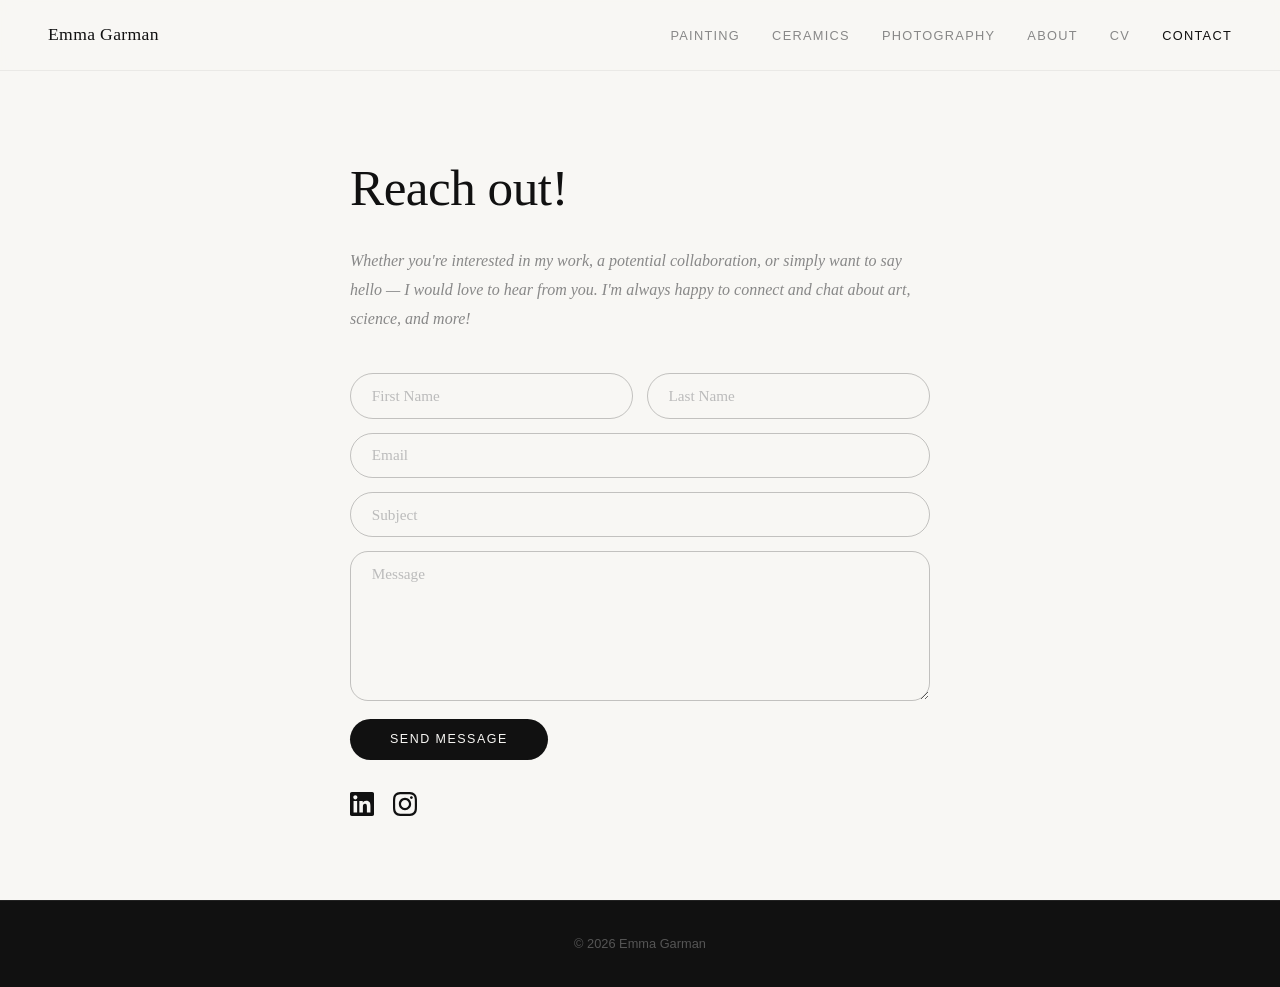
<file: contact.html>
<!DOCTYPE html>
<html lang="en">
<head>
  <meta charset="UTF-8" />
  <meta name="viewport" content="width=device-width, initial-scale=1.0" />
  <title>Contact — Emma Garman</title>
  <link rel="stylesheet" href="style.css?v=1784839357" />
</head>
<body>

  <!-- Navigation -->
  <nav class="nav fade-in">
    <a class="nav-name" href="index.html">Emma Garman</a>
    <ul class="nav-links">
      <li><a href="painting.html">Painting</a></li>
      <li><a href="ceramics.html">Ceramics</a></li>
      <li><a href="photography.html">Photography</a></li>
      <li><a href="index.html#about">About</a></li>
      <li><a href="emma-garman-cv.pdf" target="_blank">CV</a></li>
      <li><a href="contact.html" class="active">Contact</a></li>
    </ul>
  </nav>

  <!-- Contact Section -->
  <section class="contact-full-page">
    <div class="contact-form-wrap fade-in">

      <h1 class="contact-heading">Reach out!</h1>
      <p class="contact-blurb">Whether you're interested in my work, a potential collaboration, or simply want to say hello — I would love to hear from you. I'm always happy to connect and chat about art, science, and more!</p>

      <form class="contact-form" action="https://formsubmit.co/emmagarman1@gmail.com" method="POST">
        <input type="hidden" name="_captcha" value="false" />
        <input type="hidden" name="_subject" value="New message from your portfolio!" />

        <div class="form-row">
          <input type="text" name="first_name" placeholder="First Name" required />
          <input type="text" name="last_name" placeholder="Last Name" required />
        </div>
        <input type="email" name="email" placeholder="Email" required />
        <input type="text" name="subject" placeholder="Subject" required />
        <textarea name="message" placeholder="Message" rows="6" required></textarea>
        <button type="submit" class="form-submit">Send Message</button>
      </form>

      <div class="contact-socials">
        <a href="https://www.linkedin.com/in/emma-garman-07424a26b/" target="_blank" class="social-icon" aria-label="LinkedIn">
          <svg xmlns="http://www.w3.org/2000/svg" viewBox="0 0 24 24" fill="currentColor">
            <path d="M20.447 20.452h-3.554v-5.569c0-1.328-.027-3.037-1.852-3.037-1.853 0-2.136 1.445-2.136 2.939v5.667H9.351V9h3.414v1.561h.046c.477-.9 1.637-1.85 3.37-1.85 3.601 0 4.267 2.37 4.267 5.455v6.286zM5.337 7.433c-1.144 0-2.063-.926-2.063-2.065 0-1.138.92-2.063 2.063-2.063 1.14 0 2.064.925 2.064 2.063 0 1.139-.925 2.065-2.064 2.065zm1.782 13.019H3.555V9h3.564v11.452zM22.225 0H1.771C.792 0 0 .774 0 1.729v20.542C0 23.227.792 24 1.771 24h20.451C23.2 24 24 23.227 24 22.271V1.729C24 .774 23.2 0 22.222 0h.003z"/>
          </svg>
        </a>
        <!-- Add your Instagram URL below -->
        <a href="#" target="_blank" class="social-icon" aria-label="Instagram">
          <svg xmlns="http://www.w3.org/2000/svg" viewBox="0 0 24 24" fill="currentColor">
            <path d="M12 2.163c3.204 0 3.584.012 4.85.07 3.252.148 4.771 1.691 4.919 4.919.058 1.265.069 1.645.069 4.849 0 3.205-.012 3.584-.069 4.849-.149 3.225-1.664 4.771-4.919 4.919-1.266.058-1.644.07-4.85.07-3.204 0-3.584-.012-4.849-.07-3.26-.149-4.771-1.699-4.919-4.92-.058-1.265-.07-1.644-.07-4.849 0-3.204.013-3.583.07-4.849.149-3.227 1.664-4.771 4.919-4.919 1.266-.057 1.645-.069 4.849-.069zm0-2.163c-3.259 0-3.667.014-4.947.072-4.358.2-6.78 2.618-6.98 6.98-.059 1.281-.073 1.689-.073 4.948 0 3.259.014 3.668.072 4.948.2 4.358 2.618 6.78 6.98 6.98 1.281.058 1.689.072 4.948.072 3.259 0 3.668-.014 4.948-.072 4.354-.2 6.782-2.618 6.979-6.98.059-1.28.073-1.689.073-4.948 0-3.259-.014-3.667-.072-4.947-.196-4.354-2.617-6.78-6.979-6.98-1.281-.059-1.69-.073-4.949-.073zm0 5.838c-3.403 0-6.162 2.759-6.162 6.162s2.759 6.163 6.162 6.163 6.162-2.759 6.162-6.163c0-3.403-2.759-6.162-6.162-6.162zm0 10.162c-2.209 0-4-1.79-4-4 0-2.209 1.791-4 4-4s4 1.791 4 4c0 2.21-1.791 4-4 4zm6.406-11.845c-.796 0-1.441.645-1.441 1.44s.645 1.44 1.441 1.44c.795 0 1.439-.645 1.439-1.44s-.644-1.44-1.439-1.44z"/>
          </svg>
        </a>
      </div>

    </div>
  </section>

  <!-- Footer -->
  <footer class="footer">
    <p>© 2026 Emma Garman</p>
  </footer>

  <script src="script.js"></script>
</body>
</html>
</file>
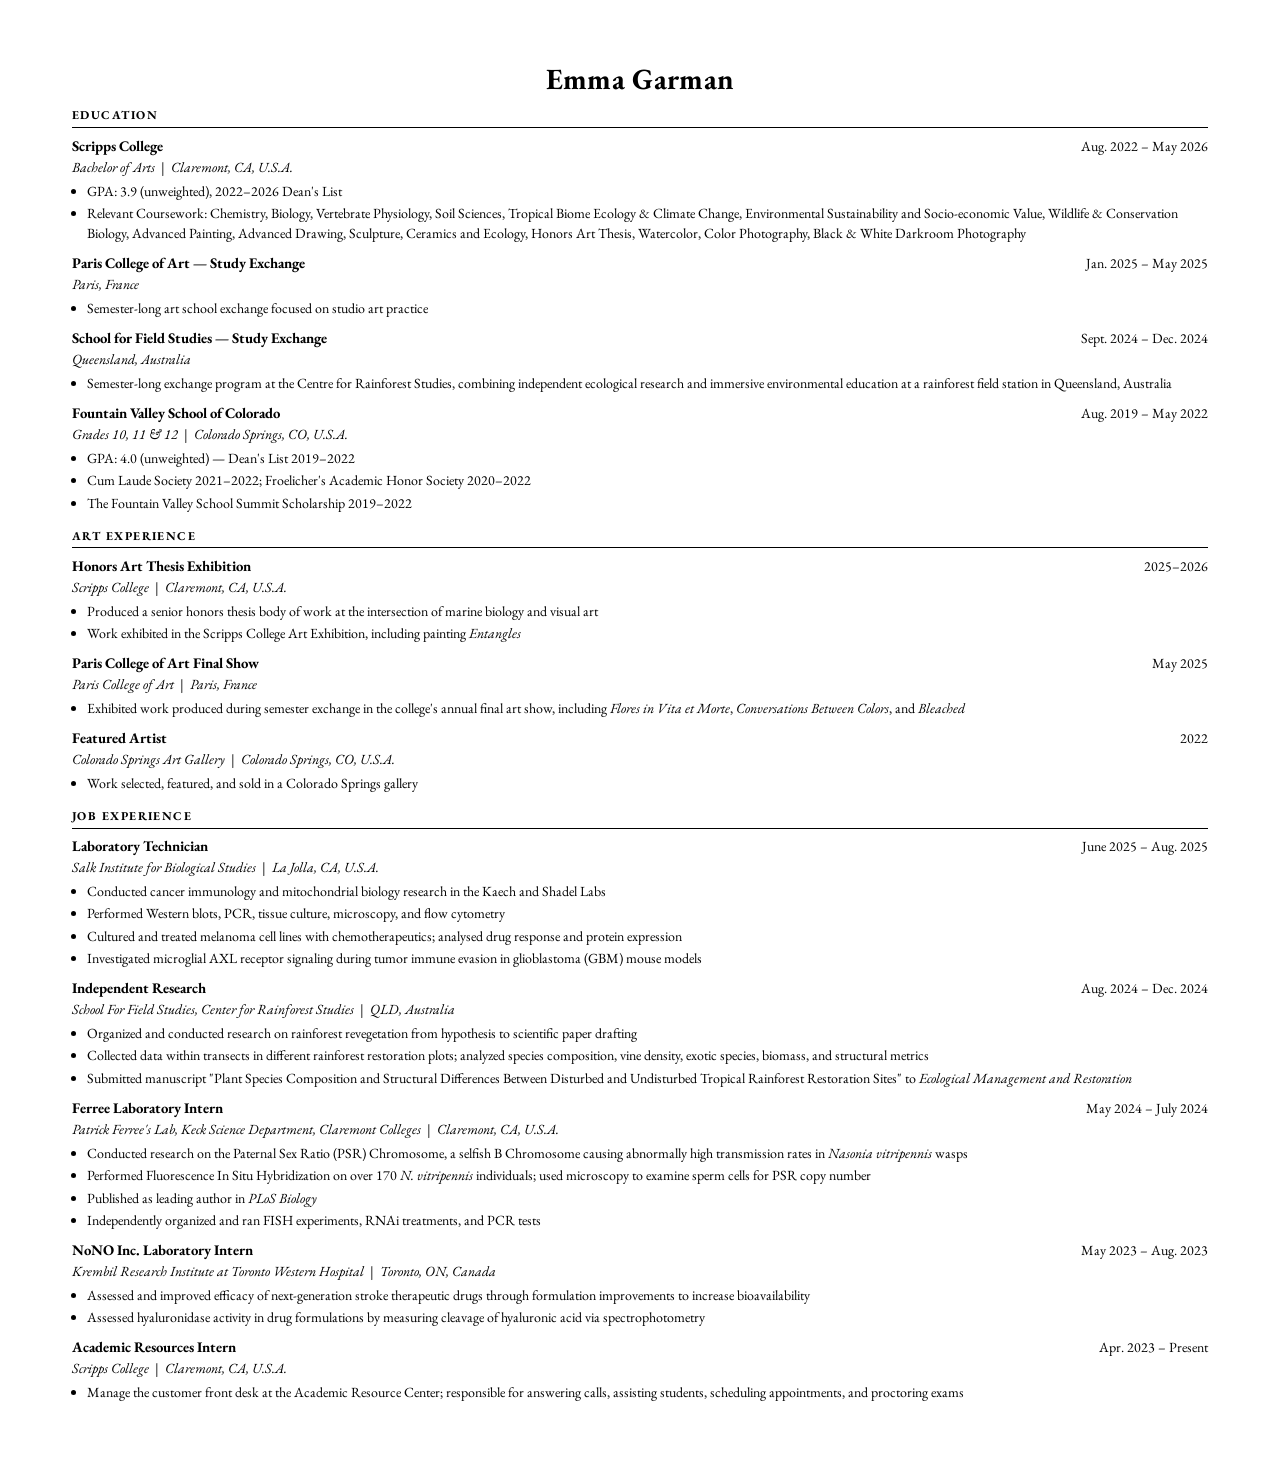
<file: resume-print.html>
<!DOCTYPE html>
<html lang="en">
<head>
  <meta charset="UTF-8" />
  <meta name="viewport" content="width=device-width, initial-scale=1.0" />
  <title>Emma Garman — CV</title>
  <link rel="preconnect" href="https://fonts.googleapis.com">
  <link href="https://fonts.googleapis.com/css2?family=EB+Garamond:ital,wght@0,400;0,700;1,400&display=swap" rel="stylesheet">
  <style>
    *, *::before, *::after { box-sizing: border-box; margin: 0; padding: 0; }

    body {
      font-family: 'EB Garamond', Garamond, serif;
      font-size: 11pt;
      line-height: 1.45;
      color: #000;
      background: #fff;
      padding: 0.6in 0.75in;
    }

    a { color: #000; text-decoration: none; }

    /* Header */
    .cv-name {
      font-size: 22pt;
      font-weight: 700;
      text-align: center;
      letter-spacing: 0.01em;
      margin-bottom: 0.25em;
      color: #000;
    }
    .cv-contact {
      text-align: center;
      font-size: 10pt;
      color: #000;
      margin-bottom: 1.2em;
    }

    /* Section headings */
    .cv-section {
      margin-bottom: 1em;
    }
    .cv-section-title {
      font-size: 9pt;
      font-weight: 700;
      text-transform: uppercase;
      letter-spacing: 0.12em;
      border-bottom: 1px solid #000;
      padding-bottom: 0.2em;
      margin-bottom: 0.55em;
      color: #000;
    }

    /* Entries */
    .cv-entry {
      margin-bottom: 0.6em;
      page-break-inside: avoid;
    }
    .cv-entry-header {
      display: flex;
      justify-content: space-between;
      align-items: baseline;
      gap: 1em;
    }
    .cv-entry-title {
      font-weight: 700;
      font-size: 11pt;
      color: #000;
    }
    .cv-entry-date {
      font-size: 10.5pt;
      color: #000;
      white-space: nowrap;
      flex-shrink: 0;
      text-align: right;
    }
    .cv-entry-sub {
      font-style: italic;
      font-size: 10.5pt;
      color: #000;
      margin-top: 0.05em;
    }
    ul.cv-bullets {
      margin-top: 0.25em;
      padding-left: 1.1em;
      font-size: 10.5pt;
      color: #000;
    }
    ul.cv-bullets li {
      margin-bottom: 0.15em;
    }
    ul.cv-bullets li:last-child {
      margin-bottom: 0;
    }
  </style>
</head>
<body>

  <div class="cv-name">Emma Garman</div>

  <!-- Education -->
  <div class="cv-section">
    <div class="cv-section-title">Education</div>

    <div class="cv-entry">
      <div class="cv-entry-header">
        <span class="cv-entry-title">Scripps College</span>
        <span class="cv-entry-date">Aug. 2022 – May 2026</span>
      </div>
      <div class="cv-entry-sub">Bachelor of Arts &nbsp;|&nbsp; Claremont, CA, U.S.A.</div>
      <ul class="cv-bullets">
        <li>GPA: 3.9 (unweighted), 2022–2026 Dean's List</li>
        <li>Relevant Coursework: Chemistry, Biology, Vertebrate Physiology, Soil Sciences, Tropical Biome Ecology &amp; Climate Change, Environmental Sustainability and Socio-economic Value, Wildlife &amp; Conservation Biology, Advanced Painting, Advanced Drawing, Sculpture, Ceramics and Ecology, Honors Art Thesis, Watercolor, Color Photography, Black &amp; White Darkroom Photography</li>
      </ul>
    </div>

    <div class="cv-entry">
      <div class="cv-entry-header">
        <span class="cv-entry-title">Paris College of Art — Study Exchange</span>
        <span class="cv-entry-date">Jan. 2025 – May 2025</span>
      </div>
      <div class="cv-entry-sub">Paris, France</div>
      <ul class="cv-bullets">
        <li>Semester-long art school exchange focused on studio art practice</li>
      </ul>
    </div>

    <div class="cv-entry">
      <div class="cv-entry-header">
        <span class="cv-entry-title">School for Field Studies — Study Exchange</span>
        <span class="cv-entry-date">Sept. 2024 – Dec. 2024</span>
      </div>
      <div class="cv-entry-sub">Queensland, Australia</div>
      <ul class="cv-bullets">
        <li>Semester-long exchange program at the Centre for Rainforest Studies, combining independent ecological research and immersive environmental education at a rainforest field station in Queensland, Australia</li>
      </ul>
    </div>

    <div class="cv-entry">
      <div class="cv-entry-header">
        <span class="cv-entry-title">Fountain Valley School of Colorado</span>
        <span class="cv-entry-date">Aug. 2019 – May 2022</span>
      </div>
      <div class="cv-entry-sub">Grades 10, 11 &amp; 12 &nbsp;|&nbsp; Colorado Springs, CO, U.S.A.</div>
      <ul class="cv-bullets">
        <li>GPA: 4.0 (unweighted) — Dean's List 2019–2022</li>
        <li>Cum Laude Society 2021–2022; Froelicher's Academic Honor Society 2020–2022</li>
        <li>The Fountain Valley School Summit Scholarship 2019–2022</li>
      </ul>
    </div>
  </div>

  <!-- Art Experience -->
  <div class="cv-section">
    <div class="cv-section-title">Art Experience</div>

    <div class="cv-entry">
      <div class="cv-entry-header">
        <span class="cv-entry-title">Honors Art Thesis Exhibition</span>
        <span class="cv-entry-date">2025–2026</span>
      </div>
      <div class="cv-entry-sub">Scripps College &nbsp;|&nbsp; Claremont, CA, U.S.A.</div>
      <ul class="cv-bullets">
        <li>Produced a senior honors thesis body of work at the intersection of marine biology and visual art</li>
        <li>Work exhibited in the Scripps College Art Exhibition, including painting <em>Entangles</em></li>
      </ul>
    </div>

    <div class="cv-entry">
      <div class="cv-entry-header">
        <span class="cv-entry-title">Paris College of Art Final Show</span>
        <span class="cv-entry-date">May 2025</span>
      </div>
      <div class="cv-entry-sub">Paris College of Art &nbsp;|&nbsp; Paris, France</div>
      <ul class="cv-bullets">
        <li>Exhibited work produced during semester exchange in the college's annual final art show, including <em>Flores in Vita et Morte</em>, <em>Conversations Between Colors</em>, and <em>Bleached</em></li>
      </ul>
    </div>

    <div class="cv-entry">
      <div class="cv-entry-header">
        <span class="cv-entry-title">Featured Artist</span>
        <span class="cv-entry-date">2022</span>
      </div>
      <div class="cv-entry-sub">Colorado Springs Art Gallery &nbsp;|&nbsp; Colorado Springs, CO, U.S.A.</div>
      <ul class="cv-bullets">
        <li>Work selected, featured, and sold in a Colorado Springs gallery</li>
      </ul>
    </div>
  </div>

  <!-- Job Experience -->
  <div class="cv-section">
    <div class="cv-section-title">Job Experience</div>

    <div class="cv-entry">
      <div class="cv-entry-header">
        <span class="cv-entry-title">Laboratory Technician</span>
        <span class="cv-entry-date">June 2025 – Aug. 2025</span>
      </div>
      <div class="cv-entry-sub">Salk Institute for Biological Studies &nbsp;|&nbsp; La Jolla, CA, U.S.A.</div>
      <ul class="cv-bullets">
        <li>Conducted cancer immunology and mitochondrial biology research in the Kaech and Shadel Labs</li>
        <li>Performed Western blots, PCR, tissue culture, microscopy, and flow cytometry</li>
        <li>Cultured and treated melanoma cell lines with chemotherapeutics; analysed drug response and protein expression</li>
        <li>Investigated microglial AXL receptor signaling during tumor immune evasion in glioblastoma (GBM) mouse models</li>
      </ul>
    </div>

    <div class="cv-entry">
      <div class="cv-entry-header">
        <span class="cv-entry-title">Independent Research</span>
        <span class="cv-entry-date">Aug. 2024 – Dec. 2024</span>
      </div>
      <div class="cv-entry-sub">School For Field Studies, Center for Rainforest Studies &nbsp;|&nbsp; QLD, Australia</div>
      <ul class="cv-bullets">
        <li>Organized and conducted research on rainforest revegetation from hypothesis to scientific paper drafting</li>
        <li>Collected data within transects in different rainforest restoration plots; analyzed species composition, vine density, exotic species, biomass, and structural metrics</li>
        <li>Submitted manuscript "Plant Species Composition and Structural Differences Between Disturbed and Undisturbed Tropical Rainforest Restoration Sites" to <em>Ecological Management and Restoration</em></li>
      </ul>
    </div>

    <div class="cv-entry">
      <div class="cv-entry-header">
        <span class="cv-entry-title">Ferree Laboratory Intern</span>
        <span class="cv-entry-date">May 2024 – July 2024</span>
      </div>
      <div class="cv-entry-sub">Patrick Ferree's Lab, Keck Science Department, Claremont Colleges &nbsp;|&nbsp; Claremont, CA, U.S.A.</div>
      <ul class="cv-bullets">
        <li>Conducted research on the Paternal Sex Ratio (PSR) Chromosome, a selfish B Chromosome causing abnormally high transmission rates in <em>Nasonia vitripennis</em> wasps</li>
        <li>Performed Fluorescence In Situ Hybridization on over 170 <em>N. vitripennis</em> individuals; used microscopy to examine sperm cells for PSR copy number</li>
        <li>Published as leading author in <em>PLoS Biology</em></li>
        <li>Independently organized and ran FISH experiments, RNAi treatments, and PCR tests</li>
      </ul>
    </div>

    <div class="cv-entry">
      <div class="cv-entry-header">
        <span class="cv-entry-title">NoNO Inc. Laboratory Intern</span>
        <span class="cv-entry-date">May 2023 – Aug. 2023</span>
      </div>
      <div class="cv-entry-sub">Krembil Research Institute at Toronto Western Hospital &nbsp;|&nbsp; Toronto, ON, Canada</div>
      <ul class="cv-bullets">
        <li>Assessed and improved efficacy of next-generation stroke therapeutic drugs through formulation improvements to increase bioavailability</li>
        <li>Assessed hyaluronidase activity in drug formulations by measuring cleavage of hyaluronic acid via spectrophotometry</li>
      </ul>
    </div>

    <div class="cv-entry">
      <div class="cv-entry-header">
        <span class="cv-entry-title">Academic Resources Intern</span>
        <span class="cv-entry-date">Apr. 2023 – Present</span>
      </div>
      <div class="cv-entry-sub">Scripps College &nbsp;|&nbsp; Claremont, CA, U.S.A.</div>
      <ul class="cv-bullets">
        <li>Manage the customer front desk at the Academic Resource Center; responsible for answering calls, assisting students, scheduling appointments, and proctoring exams</li>
      </ul>
    </div>
  </div>

</body>
</html>
</file>
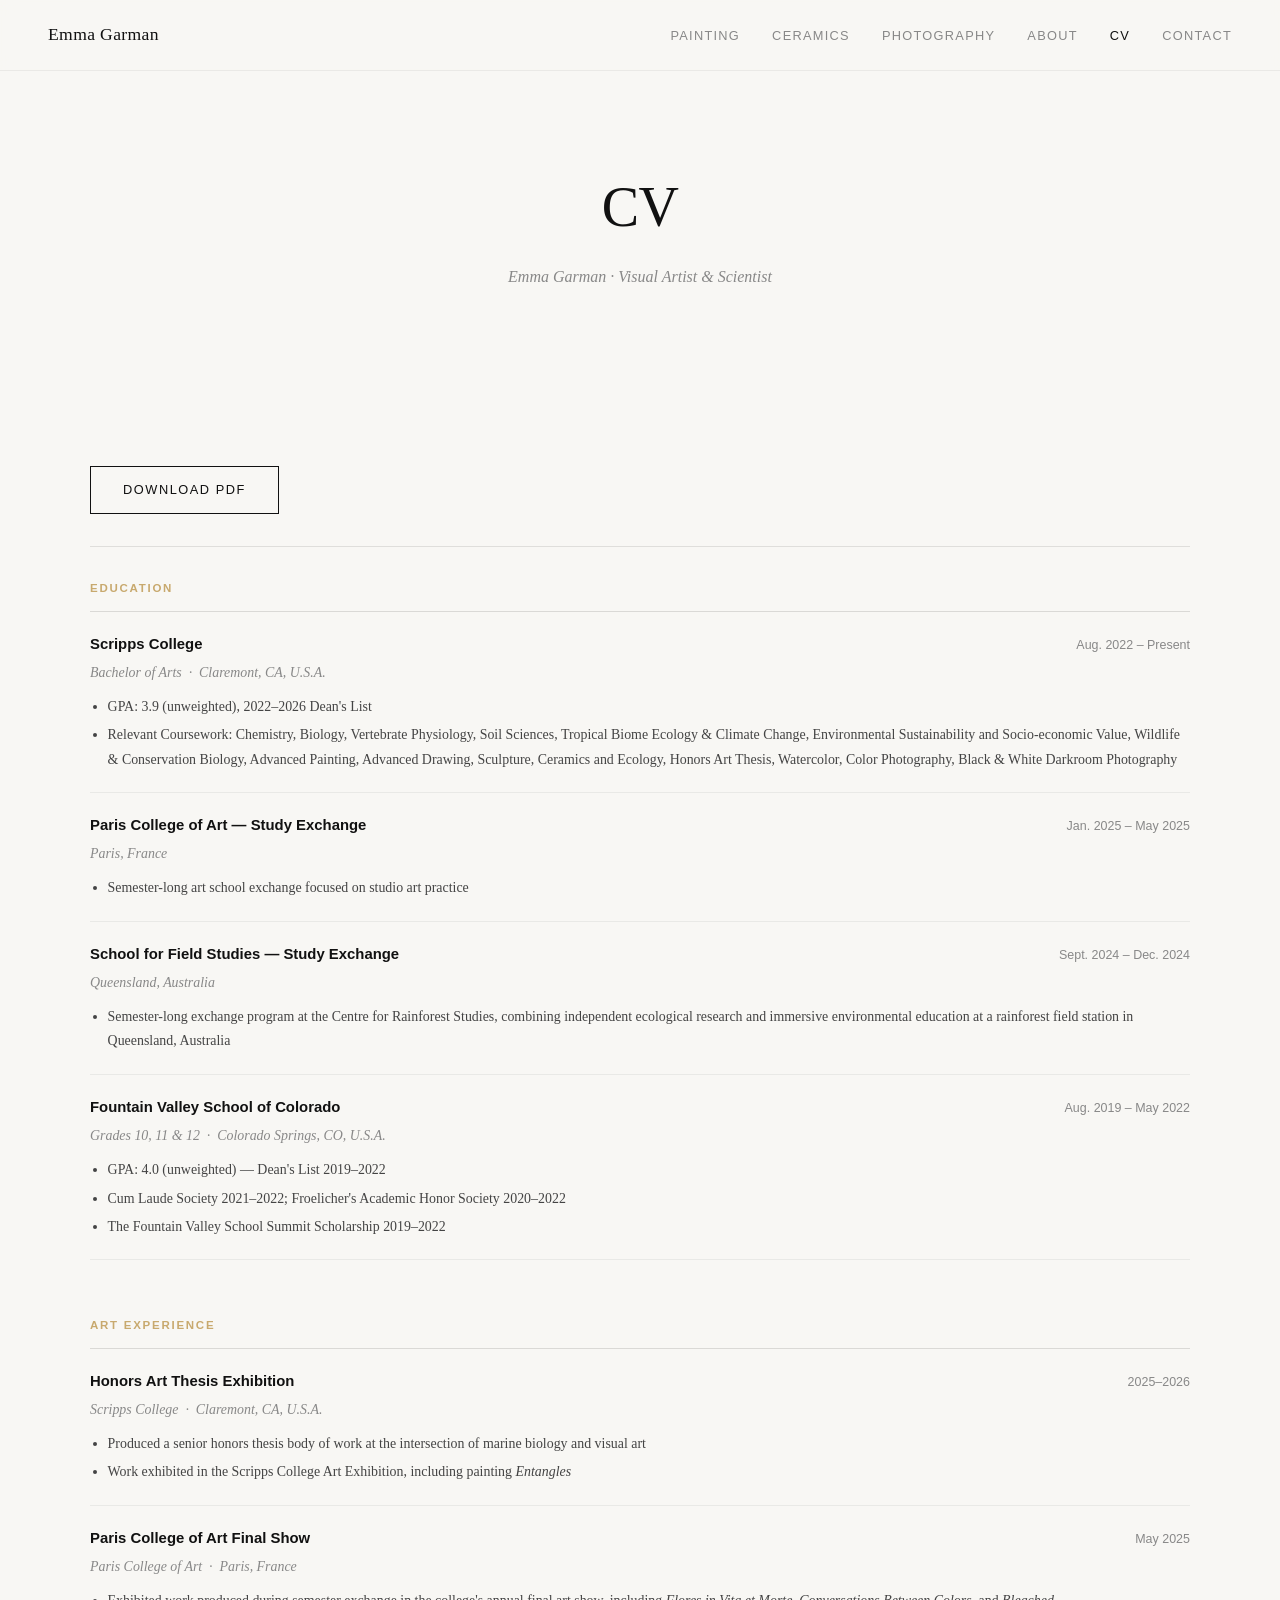
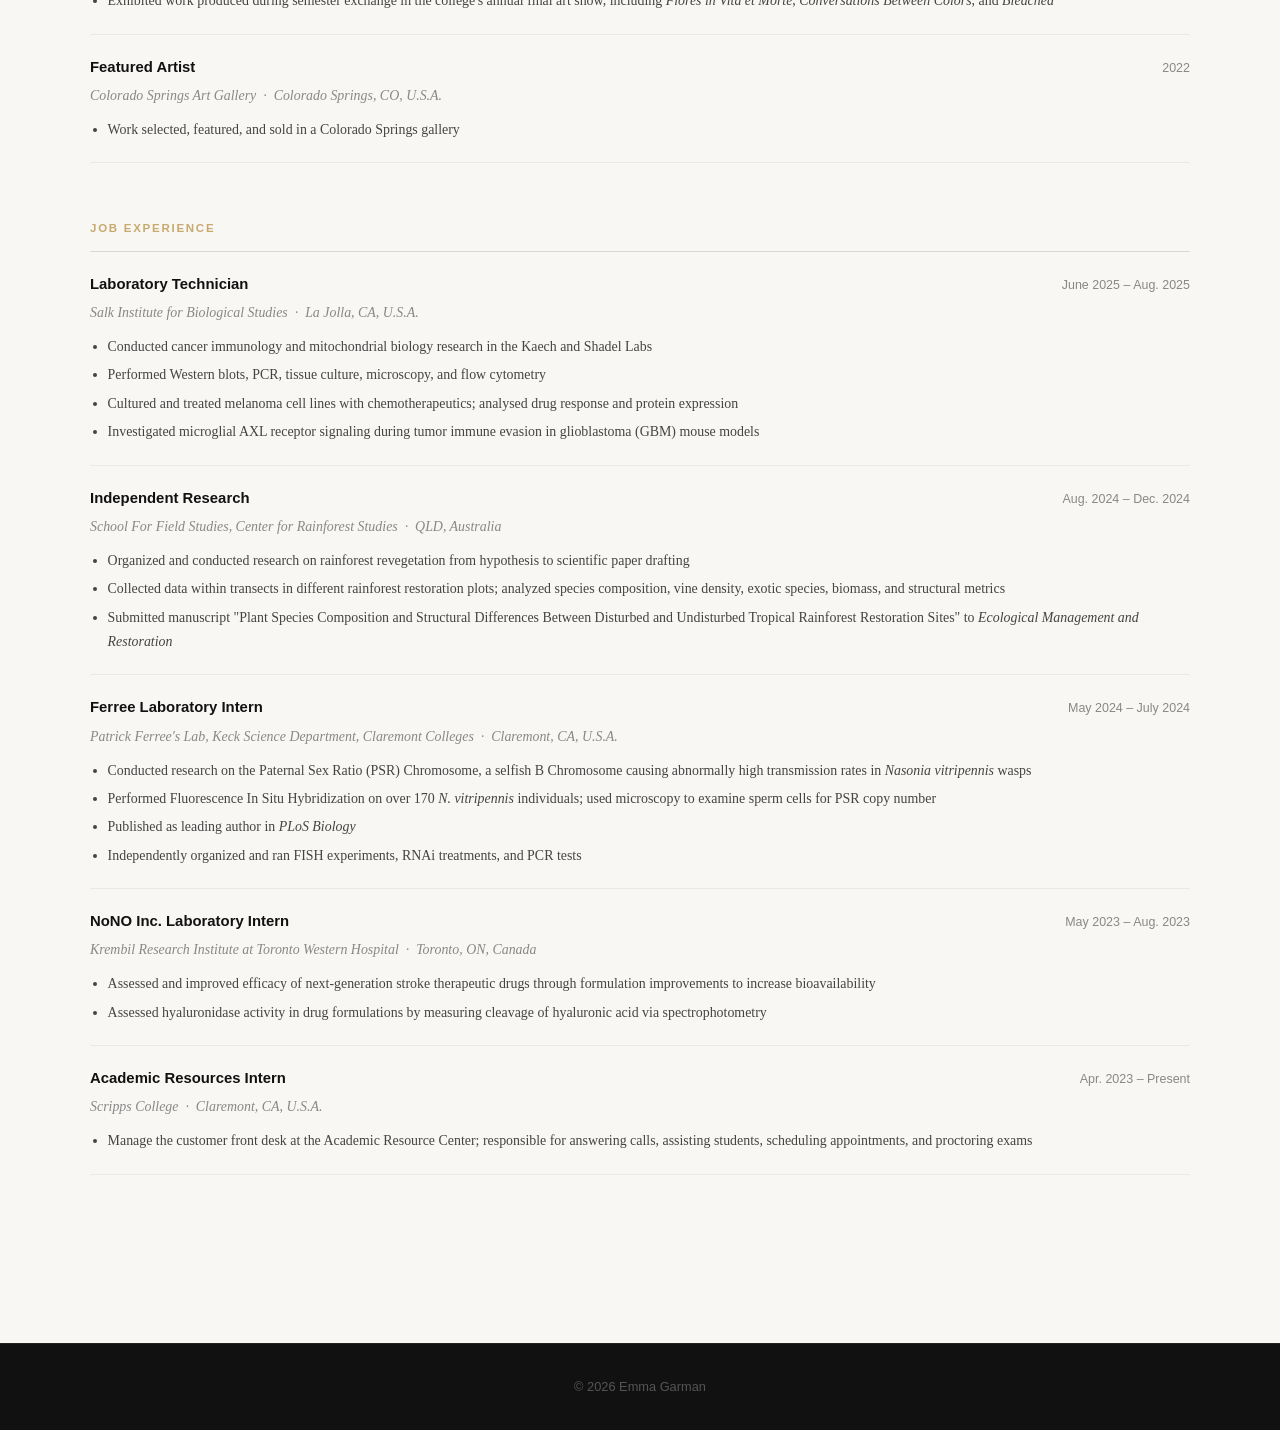
<file: resume.html>
<!DOCTYPE html>
<html lang="en">
<head>
  <meta charset="UTF-8" />
  <meta name="viewport" content="width=device-width, initial-scale=1.0" />
  <title>CV — Emma Garman</title>
  <link rel="stylesheet" href="style.css?v=1784839357" />
</head>
<body>

  <!-- Navigation -->
  <nav class="nav fade-in">
    <a class="nav-name" href="index.html">Emma Garman</a>
    <ul class="nav-links">
      <li><a href="painting.html">Painting</a></li>
      <li><a href="ceramics.html">Ceramics</a></li>
      <li><a href="photography.html">Photography</a></li>
      <li><a href="index.html#about">About</a></li>
      <li><a href="resume.html" class="active">CV</a></li>
      <li><a href="contact.html">Contact</a></li>
    </ul>
  </nav>

  <!-- Page Header -->
  <div class="page-header">
    <h1>CV</h1>
    <p>Emma Garman · Visual Artist & Scientist</p>
  </div>

  <section class="section resume-page">
    <div class="container fade-in">

      <div class="resume-top">
        <a href="emma-garman-cv.pdf" target="_blank" class="btn btn-outline">Download PDF</a>
      </div>

      <!-- Education -->
      <div class="resume-block">
        <h3 class="resume-block-title">Education</h3>

        <div class="resume-entry">
          <div class="resume-entry-header">
            <span class="resume-entry-title">Scripps College</span>
            <span class="resume-entry-date">Aug. 2022 – Present</span>
          </div>
          <div class="resume-entry-sub">Bachelor of Arts &nbsp;·&nbsp; Claremont, CA, U.S.A.</div>
          <ul class="resume-bullets">
            <li>GPA: 3.9 (unweighted), 2022–2026 Dean's List</li>
            <li>Relevant Coursework: Chemistry, Biology, Vertebrate Physiology, Soil Sciences, Tropical Biome Ecology &amp; Climate Change, Environmental Sustainability and Socio-economic Value, Wildlife &amp; Conservation Biology, Advanced Painting, Advanced Drawing, Sculpture, Ceramics and Ecology, Honors Art Thesis, Watercolor, Color Photography, Black &amp; White Darkroom Photography</li>
          </ul>
        </div>

        <div class="resume-entry">
          <div class="resume-entry-header">
            <span class="resume-entry-title">Paris College of Art — Study Exchange</span>
            <span class="resume-entry-date">Jan. 2025 – May 2025</span>
          </div>
          <div class="resume-entry-sub">Paris, France</div>
          <ul class="resume-bullets">
            <li>Semester-long art school exchange focused on studio art practice</li>
          </ul>
        </div>

        <div class="resume-entry">
          <div class="resume-entry-header">
            <span class="resume-entry-title">School for Field Studies — Study Exchange</span>
            <span class="resume-entry-date">Sept. 2024 – Dec. 2024</span>
          </div>
          <div class="resume-entry-sub">Queensland, Australia</div>
          <ul class="resume-bullets">
            <li>Semester-long exchange program at the Centre for Rainforest Studies, combining independent ecological research and immersive environmental education at a rainforest field station in Queensland, Australia</li>
          </ul>
        </div>

        <div class="resume-entry">
          <div class="resume-entry-header">
            <span class="resume-entry-title">Fountain Valley School of Colorado</span>
            <span class="resume-entry-date">Aug. 2019 – May 2022</span>
          </div>
          <div class="resume-entry-sub">Grades 10, 11 &amp; 12 &nbsp;·&nbsp; Colorado Springs, CO, U.S.A.</div>
          <ul class="resume-bullets">
            <li>GPA: 4.0 (unweighted) — Dean's List 2019–2022</li>
            <li>Cum Laude Society 2021–2022; Froelicher's Academic Honor Society 2020–2022</li>
            <li>The Fountain Valley School Summit Scholarship 2019–2022</li>
          </ul>
        </div>
      </div>

      <!-- Art Experience -->
      <div class="resume-block">
        <h3 class="resume-block-title">Art Experience</h3>

        <div class="resume-entry">
          <div class="resume-entry-header">
            <span class="resume-entry-title">Honors Art Thesis Exhibition</span>
            <span class="resume-entry-date">2025–2026</span>
          </div>
          <div class="resume-entry-sub">Scripps College &nbsp;·&nbsp; Claremont, CA, U.S.A.</div>
          <ul class="resume-bullets">
            <li>Produced a senior honors thesis body of work at the intersection of marine biology and visual art</li>
            <li>Work exhibited in the Scripps College Art Exhibition, including painting <em>Entangles</em></li>
          </ul>
        </div>

        <div class="resume-entry">
          <div class="resume-entry-header">
            <span class="resume-entry-title">Paris College of Art Final Show</span>
            <span class="resume-entry-date">May 2025</span>
          </div>
          <div class="resume-entry-sub">Paris College of Art &nbsp;·&nbsp; Paris, France</div>
          <ul class="resume-bullets">
            <li>Exhibited work produced during semester exchange in the college's annual final art show, including <em>Flores in Vita et Morte</em>, <em>Conversations Between Colors</em>, and <em>Bleached</em></li>
          </ul>
        </div>

        <div class="resume-entry">
          <div class="resume-entry-header">
            <span class="resume-entry-title">Featured Artist</span>
            <span class="resume-entry-date">2022</span>
          </div>
          <div class="resume-entry-sub">Colorado Springs Art Gallery &nbsp;·&nbsp; Colorado Springs, CO, U.S.A.</div>
          <ul class="resume-bullets">
            <li>Work selected, featured, and sold in a Colorado Springs gallery</li>
          </ul>
        </div>
      </div>

      <!-- Job Experience -->
      <div class="resume-block">
        <h3 class="resume-block-title">Job Experience</h3>

        <div class="resume-entry">
          <div class="resume-entry-header">
            <span class="resume-entry-title">Laboratory Technician</span>
            <span class="resume-entry-date">June 2025 – Aug. 2025</span>
          </div>
          <div class="resume-entry-sub">Salk Institute for Biological Studies &nbsp;·&nbsp; La Jolla, CA, U.S.A.</div>
          <ul class="resume-bullets">
            <li>Conducted cancer immunology and mitochondrial biology research in the Kaech and Shadel Labs</li>
            <li>Performed Western blots, PCR, tissue culture, microscopy, and flow cytometry</li>
            <li>Cultured and treated melanoma cell lines with chemotherapeutics; analysed drug response and protein expression</li>
            <li>Investigated microglial AXL receptor signaling during tumor immune evasion in glioblastoma (GBM) mouse models</li>
          </ul>
        </div>

        <div class="resume-entry">
          <div class="resume-entry-header">
            <span class="resume-entry-title">Independent Research</span>
            <span class="resume-entry-date">Aug. 2024 – Dec. 2024</span>
          </div>
          <div class="resume-entry-sub">School For Field Studies, Center for Rainforest Studies &nbsp;·&nbsp; QLD, Australia</div>
          <ul class="resume-bullets">
            <li>Organized and conducted research on rainforest revegetation from hypothesis to scientific paper drafting</li>
            <li>Collected data within transects in different rainforest restoration plots; analyzed species composition, vine density, exotic species, biomass, and structural metrics</li>
            <li>Submitted manuscript "Plant Species Composition and Structural Differences Between Disturbed and Undisturbed Tropical Rainforest Restoration Sites" to <em>Ecological Management and Restoration</em></li>
          </ul>
        </div>

        <div class="resume-entry">
          <div class="resume-entry-header">
            <span class="resume-entry-title">Ferree Laboratory Intern</span>
            <span class="resume-entry-date">May 2024 – July 2024</span>
          </div>
          <div class="resume-entry-sub">Patrick Ferree's Lab, Keck Science Department, Claremont Colleges &nbsp;·&nbsp; Claremont, CA, U.S.A.</div>
          <ul class="resume-bullets">
            <li>Conducted research on the Paternal Sex Ratio (PSR) Chromosome, a selfish B Chromosome causing abnormally high transmission rates in <em>Nasonia vitripennis</em> wasps</li>
            <li>Performed Fluorescence In Situ Hybridization on over 170 <em>N. vitripennis</em> individuals; used microscopy to examine sperm cells for PSR copy number</li>
            <li>Published as leading author in <em>PLoS Biology</em></li>
            <li>Independently organized and ran FISH experiments, RNAi treatments, and PCR tests</li>
          </ul>
        </div>

        <div class="resume-entry">
          <div class="resume-entry-header">
            <span class="resume-entry-title">NoNO Inc. Laboratory Intern</span>
            <span class="resume-entry-date">May 2023 – Aug. 2023</span>
          </div>
          <div class="resume-entry-sub">Krembil Research Institute at Toronto Western Hospital &nbsp;·&nbsp; Toronto, ON, Canada</div>
          <ul class="resume-bullets">
            <li>Assessed and improved efficacy of next-generation stroke therapeutic drugs through formulation improvements to increase bioavailability</li>
            <li>Assessed hyaluronidase activity in drug formulations by measuring cleavage of hyaluronic acid via spectrophotometry</li>
          </ul>
        </div>

        <div class="resume-entry">
          <div class="resume-entry-header">
            <span class="resume-entry-title">Academic Resources Intern</span>
            <span class="resume-entry-date">Apr. 2023 – Present</span>
          </div>
          <div class="resume-entry-sub">Scripps College &nbsp;·&nbsp; Claremont, CA, U.S.A.</div>
          <ul class="resume-bullets">
            <li>Manage the customer front desk at the Academic Resource Center; responsible for answering calls, assisting students, scheduling appointments, and proctoring exams</li>
          </ul>
        </div>
      </div>

    </div>
  </section>

  <!-- Footer -->
  <footer class="footer">
    <p>© 2026 Emma Garman</p>
  </footer>

  <script src="script.js"></script>
</body>
</html>
</file>
<file: style.css>
/* ── Reset & Base ── */
*, *::before, *::after { box-sizing: border-box; margin: 0; padding: 0; }

:root {
  --black:   #111111;
  --white:   #f8f7f4;
  --gray:    #888888;
  --accent:  #c8a96e;
  --font:    'Georgia', serif;
  --sans:    'Helvetica Neue', Arial, sans-serif;
}

html { scroll-behavior: smooth; background: #f8f7f4; }

@keyframes pageFadeIn {
  from { opacity: 0; }
  to   { opacity: 1; }
}

body {
  background: var(--white);
  color: var(--black);
  font-family: var(--font);
  line-height: 1.7;
  animation: pageFadeIn 0.35s ease forwards;
}
body.page-exit {
  animation: none;
  opacity: 0;
  transition: opacity 0.2s ease;
}

a { color: inherit; text-decoration: none; }

/* ── Fade-in Animation ── */
.fade-in {
  opacity: 0;
  transform: translateY(24px);
  transition: opacity 0.8s ease, transform 0.8s ease;
}
.fade-in.visible {
  opacity: 1;
  transform: translateY(0);
}
.delay-1 { transition-delay: 0.15s; }
.delay-2 { transition-delay: 0.3s; }
.delay-3 { transition-delay: 0.45s; }

/* ── Navigation ── */
.nav {
  position: fixed;
  top: 0; left: 0; right: 0;
  display: flex;
  justify-content: space-between;
  align-items: center;
  padding: 1.25rem 3rem;
  background: rgba(248, 247, 244, 0.92);
  backdrop-filter: blur(8px);
  z-index: 100;
  border-bottom: 1px solid rgba(0,0,0,0.06);
}
.nav-name {
  font-family: var(--font);
  font-size: 1.1rem;
  letter-spacing: 0.02em;
}
.nav-links {
  list-style: none;
  display: flex;
  gap: 2rem;
}
.nav-links a {
  font-family: var(--sans);
  font-size: 0.8rem;
  letter-spacing: 0.1em;
  text-transform: uppercase;
  color: var(--gray);
  transition: color 0.2s;
}
.nav-links a:hover,
.nav-links a.active { color: var(--black); }

/* ── Hero ── */
.hero {
  min-height: 100vh;
  display: flex;
  align-items: center;
  justify-content: center;
  text-align: center;
  padding: 8rem 2rem 4rem;
  background: var(--white);
}
.hero-content h1 {
  font-size: clamp(2.8rem, 8vw, 6rem);
  font-weight: 400;
  letter-spacing: -0.02em;
  line-height: 1.1;
}
.hero-sub {
  font-family: var(--sans);
  font-size: 0.9rem;
  letter-spacing: 0.25em;
  text-transform: uppercase;
  color: var(--accent);
  margin: 1rem auto 0.5rem;
  display: table;
  background: rgba(255, 255, 255, 0.97);
  padding: 0.5rem 1.25rem;
}
.hero-tagline {
  font-size: 1.2rem;
  color: var(--gray);
  margin: 0 auto 2.5rem;
  font-style: italic;
  display: table;
  background: rgba(255, 255, 255, 0.97);
  padding: 0.5rem 1.25rem;
}

/* ── Buttons ── */
.btn {
  display: inline-block;
  padding: 0.75rem 2rem;
  background: var(--black);
  color: var(--white);
  font-family: var(--sans);
  font-size: 0.8rem;
  letter-spacing: 0.12em;
  text-transform: uppercase;
  transition: background 0.2s, color 0.2s;
}
.btn:hover { background: var(--accent); color: var(--white); }

.btn-outline {
  background: transparent;
  color: var(--black);
  border: 1px solid var(--black);
}
.btn-outline:hover { background: var(--black); color: var(--white); }

/* ── Sections ── */
.section { padding: 7rem 2rem; }
.container { max-width: 1100px; margin: 0 auto; }

h2 {
  font-size: clamp(1.8rem, 4vw, 2.8rem);
  font-weight: 400;
  margin-bottom: 0.5rem;
  letter-spacing: -0.01em;
}
.section-sub {
  color: var(--gray);
  font-style: italic;
  margin-bottom: 3rem;
}

/* ── Page Header (sub-pages) ── */
.page-header {
  padding: 10rem 2rem 4rem;
  text-align: center;
  background: var(--white);
}
.page-header h1 {
  font-size: clamp(2rem, 5vw, 3.5rem);
  font-weight: 400;
  letter-spacing: -0.01em;
}
.page-header p {
  color: var(--gray);
  font-style: italic;
  margin-top: 0.5rem;
}

/* ── Hero background image ── */
.hero-img-bg {
  background-image: url('images/at-the-tides-edge.jpeg');
  background-size: cover;
  background-position: center;
  position: relative;
}
.hero-img-bg::before {
  content: '';
  position: absolute;
  inset: 0;
  background: rgba(248, 247, 244, 0.60);
}
.hero-img-bg .hero-content {
  position: relative;
  z-index: 1;
}

/* ── Featured ── */
.featured { background: var(--white); }
.featured-grid {
  display: grid;
  grid-template-columns: 1.5fr 1fr;
  grid-template-rows: auto 1fr;
  gap: 1.5rem;
  margin-top: 3rem;
}
.featured-card.large {
  grid-column: 1;
  grid-row: 1 / 3;
}
.featured-side-top {
  grid-column: 2;
  grid-row: 1;
}
.featured-side-bottom {
  grid-column: 2;
  grid-row: 2;
}
.featured-card {
  overflow: hidden;
  cursor: pointer;
}
.featured-card img {
  width: 100%;
  height: 100%;
  display: block;
  object-fit: cover;
  transition: transform 0.4s ease, opacity 0.3s ease;
}
.featured-card.large img { aspect-ratio: 4/5; }
.featured-side-top img { aspect-ratio: 4/3; }
.featured-side-bottom img { aspect-ratio: auto; }
.featured-card:hover img {
  transform: scale(1.03);
  opacity: 0.88;
}

@media (max-width: 700px) {
  .featured-grid { grid-template-columns: 1fr; grid-template-rows: none; }
  .featured-card.large,
  .featured-side-top,
  .featured-side-bottom {
    grid-column: 1;
    grid-row: auto;
  }
  .featured-side-bottom img { height: auto; aspect-ratio: 4/3; }
}

/* ── About ── */
.about { background: #f0ede6; }
.about-grid {
  display: grid;
  grid-template-columns: 1fr 1.8fr;
  gap: 4rem;
  align-items: start;
  margin-top: 3rem;
}
.about-img-placeholder {
  aspect-ratio: 3/4;
  background: #ddd8ce;
  display: flex;
  align-items: center;
  justify-content: center;
  color: var(--gray);
  font-family: var(--sans);
  font-size: 0.85rem;
  letter-spacing: 0.1em;
}
.about-img {
  aspect-ratio: 3/4;
  overflow: hidden;
}
.about-img img {
  width: 100%;
  height: 100%;
  object-fit: cover;
  object-position: top;
  display: block;
}
.about-text p { margin-bottom: 1.25rem; color: #444; line-height: 1.8; }
.about-text .btn { margin-top: 0.5rem; }

/* ── Work Grid ── */
.work { background: var(--white); }
.work-grid {
  display: grid;
  grid-template-columns: repeat(auto-fill, minmax(300px, 1fr));
  gap: 2rem;
  margin-top: 3rem;
}
.work-card {
  cursor: pointer;
}
.work-card-img {
  background: #eeecea;
  overflow: hidden;
  aspect-ratio: 3/4;
  display: flex;
  align-items: center;
  justify-content: center;
  position: relative;
}
.work-card-img img {
  width: 100%;
  height: 100%;
  object-fit: cover;
  display: block;
  transition: transform 0.4s ease, opacity 0.3s ease;
}
.work-card:hover .work-card-img img {
  transform: scale(1.04);
  opacity: 0.88;
}
/* ── Card hover overlay ── */
.card-overlay {
  position: absolute;
  inset: 0;
  background: rgba(17, 17, 17, 0);
  display: flex;
  flex-direction: column;
  justify-content: flex-end;
  padding: 1rem;
  pointer-events: none;
  transition: background 0.35s ease;
}
.card-overlay-title {
  color: #fff;
  font-family: var(--font);
  font-style: italic;
  font-size: 0.95rem;
  opacity: 0;
  transform: translateY(6px);
  transition: opacity 0.35s ease, transform 0.35s ease;
}
.card-overlay-meta {
  color: rgba(255,255,255,0.75);
  font-family: var(--sans);
  font-size: 0.72rem;
  letter-spacing: 0.06em;
  opacity: 0;
  transform: translateY(6px);
  transition: opacity 0.35s ease 0.04s, transform 0.35s ease 0.04s;
  margin-top: 0.2rem;
}
.work-card:hover .card-overlay { background: rgba(17, 17, 17, 0.42); }
.work-card:hover .card-overlay-title,
.work-card:hover .card-overlay-meta { opacity: 1; transform: translateY(0); }

.work-info { padding: 0.85rem 0; }
.work-info h3 { font-size: 1rem; font-weight: 400; font-style: italic; }
.work-info p { font-family: var(--sans); font-size: 0.78rem; color: var(--gray); margin-top: 0.2rem; letter-spacing: 0.04em; }

/* ── Photo Projects ── */
.photo-project { margin-bottom: 5rem; }
.photo-project:last-child { margin-bottom: 0; }
.photo-project-header { margin-bottom: 2rem; border-bottom: 1px solid rgba(0,0,0,0.08); padding-bottom: 1rem; }
.photo-project-header h2 { font-size: clamp(1.4rem, 3vw, 2rem); font-weight: 400; }
.photo-project-header p { color: var(--gray); font-style: italic; margin-top: 0.3rem; font-size: 0.9rem; }
.photo-grid {
  display: grid;
  grid-template-columns: repeat(auto-fill, minmax(280px, 1fr));
  gap: 0.75rem;
}
.photo-grid .work-card-img {
  aspect-ratio: 3/4;
}
.photography-page .work-card-img,
.photography-page .photo-grid .work-card-img {
  aspect-ratio: 4/3;
}
.collage-grid .work-card-img {
  aspect-ratio: 3/4;
}

/* ── Publications ── */
.publications { background: #f0ede6; }
.pub-list { margin-top: 2rem; }
.pub-item {
  border-top: 1px solid rgba(0,0,0,0.1);
  padding: 1.5rem 0;
}
.pub-item:last-child { border-bottom: 1px solid rgba(0,0,0,0.1); }
.pub-item h3 { font-size: 1rem; font-weight: 400; margin-bottom: 0.3rem; }
.pub-item p { font-family: var(--sans); font-size: 0.8rem; color: var(--gray); }
.pub-item a { color: var(--accent); text-decoration: underline; }

/* ── CV ── */
.cv-section { background: var(--white); }
.cv-grid {
  display: grid;
  grid-template-columns: 1fr 1fr;
  gap: 4rem;
  margin-top: 3rem;
}
.cv-col h3 {
  font-family: var(--sans);
  font-size: 0.75rem;
  letter-spacing: 0.15em;
  text-transform: uppercase;
  color: var(--accent);
  margin-bottom: 1.5rem;
}
.cv-entry {
  border-top: 1px solid rgba(0,0,0,0.08);
  padding: 1rem 0;
}
.cv-entry:last-child { border-bottom: 1px solid rgba(0,0,0,0.08); }
.cv-entry-year {
  font-family: var(--sans);
  font-size: 0.75rem;
  color: var(--gray);
  letter-spacing: 0.05em;
  margin-bottom: 0.2rem;
}
.cv-entry-title { font-size: 0.95rem; font-weight: 400; }
.cv-entry-sub {
  font-family: var(--sans);
  font-size: 0.8rem;
  color: var(--gray);
  margin-top: 0.1rem;
}
.cv-download { margin-top: 2.5rem; }

/* ── Resume / CV Page ── */
.resume-page { background: var(--white); }
.resume-top {
  display: flex;
  justify-content: space-between;
  align-items: center;
  padding-bottom: 2rem;
  margin-bottom: 2rem;
  border-bottom: 1px solid rgba(0,0,0,0.1);
  flex-wrap: wrap;
  gap: 1rem;
}
.resume-contact-line {
  font-family: var(--sans);
  font-size: 0.85rem;
  color: var(--gray);
}
.resume-block { margin-bottom: 3.5rem; }
.resume-block-title {
  font-family: var(--sans);
  font-size: 0.72rem;
  letter-spacing: 0.15em;
  text-transform: uppercase;
  color: var(--accent);
  padding-bottom: 0.75rem;
  margin-bottom: 0;
  border-bottom: 1px solid rgba(0,0,0,0.12);
}
.resume-entry {
  border-bottom: 1px solid rgba(0,0,0,0.06);
  padding: 1.25rem 0;
}
.resume-entry-header {
  display: flex;
  justify-content: space-between;
  align-items: baseline;
  gap: 1.5rem;
}
.resume-entry-title {
  font-family: var(--sans);
  font-size: 0.93rem;
  font-weight: 600;
  color: var(--black);
}
.resume-entry-date {
  font-family: var(--sans);
  font-size: 0.78rem;
  color: var(--gray);
  white-space: nowrap;
  flex-shrink: 0;
  text-align: right;
}
.resume-entry-sub {
  font-family: var(--font);
  font-style: italic;
  font-size: 0.87rem;
  color: var(--gray);
  margin-top: 0.25rem;
}
.resume-bullets {
  margin-top: 0.65rem;
  padding-left: 1.1rem;
  font-size: 0.87rem;
  line-height: 1.75;
  color: #444;
}
.resume-bullets li { margin-bottom: 0.25rem; }
.resume-bullets li:last-child { margin-bottom: 0; }
@media (max-width: 600px) {
  .resume-entry-header { flex-direction: column; gap: 0.15rem; }
  .resume-entry-date { text-align: left; }
  .resume-top { flex-direction: column; align-items: flex-start; }
}

/* ── Contact Full Page ── */
.contact-full-page {
  min-height: 100vh;
  display: flex;
  align-items: flex-start;
  justify-content: center;
  padding: 9rem 2rem 5rem;
  background: var(--white);
}
.contact-form-wrap {
  width: 100%;
  max-width: 580px;
}
.contact-heading {
  font-size: clamp(2.2rem, 5vw, 3.2rem);
  font-weight: 400;
  margin-bottom: 1rem;
  letter-spacing: -0.01em;
}
.contact-blurb {
  font-style: italic;
  color: var(--gray);
  line-height: 1.8;
  font-size: 1rem;
  margin-bottom: 2.5rem;
}
.contact-form {
  display: flex;
  flex-direction: column;
  gap: 0.85rem;
}
.form-row {
  display: grid;
  grid-template-columns: 1fr 1fr;
  gap: 0.85rem;
}
.contact-form input,
.contact-form textarea {
  font-family: var(--font);
  font-size: 0.95rem;
  color: var(--black);
  background: transparent;
  border: 1px solid rgba(0,0,0,0.22);
  border-radius: 50px;
  padding: 0.8rem 1.3rem;
  outline: none;
  width: 100%;
  transition: border-color 0.2s;
}
.contact-form textarea {
  border-radius: 18px;
  resize: vertical;
  min-height: 150px;
}
.contact-form input:focus,
.contact-form textarea:focus { border-color: var(--black); }
.contact-form input::placeholder,
.contact-form textarea::placeholder { color: #bbb; }
.form-submit {
  font-family: var(--sans);
  font-size: 0.78rem;
  letter-spacing: 0.12em;
  text-transform: uppercase;
  background: var(--black);
  color: var(--white);
  border: none;
  border-radius: 50px;
  padding: 0.85rem 2.5rem;
  cursor: pointer;
  align-self: flex-start;
  margin-top: 0.25rem;
  transition: background 0.2s;
}
.form-submit:hover { background: var(--accent); }
.contact-socials {
  display: flex;
  gap: 1.2rem;
  margin-top: 2rem;
  align-items: center;
}
.social-icon {
  color: var(--black);
  display: flex;
  align-items: center;
  transition: color 0.2s, opacity 0.2s;
}
.social-icon:hover { color: var(--accent); }
.social-icon svg { width: 24px; height: 24px; }

/* ── Artwork Detail Page ── */
.artwork-page-content {
  max-width: 960px;
  margin: 0 auto;
  padding: 7rem 2rem 5rem;
}
.artwork-back-link {
  display: inline-block;
  font-family: var(--sans);
  font-size: 0.75rem;
  letter-spacing: 0.1em;
  text-transform: uppercase;
  color: var(--gray);
  margin-bottom: 2rem;
  transition: color 0.2s;
}
.artwork-back-link:hover { color: var(--black); }
.artwork-header { margin-bottom: 1.5rem; }
.artwork-header h1 {
  font-size: clamp(1.6rem, 3vw, 2.4rem);
  font-weight: 400;
  font-style: italic;
  margin-bottom: 0.35rem;
  line-height: 1.2;
}
.artwork-meta {
  font-family: var(--sans);
  font-size: 0.8rem;
  letter-spacing: 0.08em;
  color: var(--gray);
}
.artwork-img-full-wrap { width: 100%; }
.artwork-img-container {
  position: relative;
  display: block;
  width: 100%;
}
.artwork-img-full {
  width: 100%;
  height: auto;
  max-height: 88vh;
  object-fit: contain;
  display: block;
}
.art-arrow {
  position: absolute;
  top: 50%;
  transform: translateY(-50%);
  background: rgba(248,247,244,0.85);
  border: none;
  color: var(--black);
  font-size: 2.6rem;
  width: 2.8rem;
  height: 4.5rem;
  cursor: pointer;
  z-index: 10;
  display: flex;
  align-items: center;
  justify-content: center;
  transition: background 0.2s;
  line-height: 1;
}
.art-arrow-prev { left: 0; }
.art-arrow-next { right: 0; }
.art-arrow:hover { background: rgba(248,247,244,0.98); }
.art-zoom-btn {
  position: absolute;
  bottom: 0.7rem;
  right: 0.7rem;
  background: rgba(248,247,244,0.82);
  border: none;
  cursor: pointer;
  width: 2.2rem;
  height: 2.2rem;
  border-radius: 4px;
  display: flex;
  align-items: center;
  justify-content: center;
  transition: background 0.2s;
  color: var(--black);
}
.art-zoom-btn:hover { background: var(--white); }
.art-zoom-modal {
  position: fixed;
  inset: 0;
  background: rgba(8,8,8,0.95);
  z-index: 600;
  display: flex;
  align-items: center;
  justify-content: center;
  opacity: 0;
  pointer-events: none;
  transition: opacity 0.25s;
}
.art-zoom-modal.active { opacity: 1; pointer-events: all; }
.art-zoom-modal img {
  max-width: 94vw;
  max-height: 94vh;
  object-fit: contain;
  display: block;
}
.art-zoom-close {
  position: absolute;
  top: 1.5rem;
  right: 2rem;
  background: none;
  border: none;
  color: #ccc;
  font-size: 2.4rem;
  cursor: pointer;
  line-height: 1;
  transition: color 0.2s;
}
.art-zoom-close:hover { color: #fff; }
.artwork-thumbs {
  display: flex;
  gap: 0.5rem;
  margin-top: 0.85rem;
  flex-wrap: wrap;
}
.artwork-thumb {
  width: 58px;
  height: 58px;
  object-fit: cover;
  cursor: pointer;
  opacity: 0.5;
  border: 1.5px solid transparent;
  transition: opacity 0.2s, border-color 0.2s;
}
.artwork-thumb:hover,
.artwork-thumb.active { opacity: 1; border-color: var(--black); }
.artwork-body { margin-top: 2rem; max-width: 680px; }
.artwork-desc {
  font-size: 0.95rem;
  line-height: 1.85;
  color: #444;
}
.artwork-desc p { margin-bottom: 0.9em; }
.artwork-desc p:last-child { margin-bottom: 0; }
.artwork-nav-row {
  display: flex;
  justify-content: space-between;
  margin-top: 2.5rem;
  padding-top: 1.5rem;
  border-top: 1px solid rgba(0,0,0,0.08);
}
.artwork-nav-link {
  font-family: var(--sans);
  font-size: 0.75rem;
  letter-spacing: 0.1em;
  text-transform: uppercase;
  color: var(--gray);
  transition: color 0.2s;
}
.artwork-nav-link:hover { color: var(--black); }
@media (max-width: 500px) {
  .form-row { grid-template-columns: 1fr; }
}

/* ── Contact ── */
.contact { background: var(--black); color: var(--white); text-align: center; }
.contact h2 { color: var(--white); }
.contact .section-sub { color: #aaa; }
.contact-links {
  display: flex;
  gap: 1rem;
  justify-content: center;
  flex-wrap: wrap;
  margin-top: 2rem;
}
.contact .btn { background: var(--white); color: var(--black); }
.contact .btn:hover { background: var(--accent); color: var(--white); }
.contact .btn-outline { border-color: #555; color: #ccc; background: transparent; }
.contact .btn-outline:hover { background: var(--white); color: var(--black); }

/* ── Footer ── */
.footer {
  text-align: center;
  padding: 2rem;
  background: var(--black);
  color: #555;
  font-family: var(--sans);
  font-size: 0.8rem;
  border-top: 1px solid #222;
}

/* ── Lightbox ── */
.lightbox {
  position: fixed;
  inset: 0;
  background: rgba(10, 10, 10, 0.94);
  z-index: 500;
  display: flex;
  align-items: center;
  justify-content: center;
  opacity: 0;
  pointer-events: none;
  transition: opacity 0.3s ease;
}
.lightbox.active {
  opacity: 1;
  pointer-events: all;
}
.lightbox-close {
  position: absolute;
  top: 1.5rem;
  right: 2rem;
  background: none;
  border: none;
  color: #ccc;
  font-size: 2.2rem;
  cursor: pointer;
  line-height: 1;
  transition: color 0.2s;
}
.lightbox-close:hover { color: #fff; }
.lightbox-inner {
  display: flex;
  gap: 3rem;
  align-items: center;
  max-width: 90vw;
  max-height: 90vh;
  padding: 2rem;
}
.lightbox-inner img {
  max-width: 60vw;
  max-height: 82vh;
  object-fit: contain;
  display: block;
}
.lightbox-info {
  color: white;
  min-width: 180px;
  max-width: 260px;
}
.lightbox-info h3 {
  font-size: 1.3rem;
  font-weight: 400;
  font-style: italic;
  margin-bottom: 0.6rem;
}
.lightbox-info .lightbox-meta {
  font-family: var(--sans);
  font-size: 0.8rem;
  color: #999;
  letter-spacing: 0.05em;
  line-height: 1.7;
}
.lightbox-info .lightbox-desc {
  margin-top: 1.2rem;
  font-size: 0.9rem;
  color: #ccc;
  line-height: 1.8;
}
.lightbox-desc p { margin-bottom: 0.9em; }
.lightbox-desc p:last-child { margin-bottom: 0; }

.lb-slider {
  display: flex;
  flex-direction: column;
  align-items: center;
  flex-shrink: 0;
}
.lb-img-wrap {
  position: relative;
  display: inline-flex;
}
.lb-prev, .lb-next {
  position: absolute;
  top: 50%;
  transform: translateY(-50%);
  background: rgba(0, 0, 0, 0.42);
  border: none;
  color: #fff;
  font-size: 2.2rem;
  width: 2.4rem;
  height: 3.2rem;
  cursor: pointer;
  z-index: 10;
  display: flex;
  align-items: center;
  justify-content: center;
  transition: background 0.2s;
  line-height: 1;
}
.lb-prev { left: 0; }
.lb-next { right: 0; }
.lb-prev:hover, .lb-next:hover { background: rgba(0, 0, 0, 0.72); }
.lb-dots {
  display: flex;
  gap: 0.5rem;
  justify-content: center;
  margin-top: 0.8rem;
  min-height: 1rem;
}
.lb-dot {
  width: 7px;
  height: 7px;
  border-radius: 50%;
  border: 1px solid #777;
  background: transparent;
  cursor: pointer;
  padding: 0;
  transition: background 0.2s, border-color 0.2s;
}
.lb-dot.active { background: #fff; border-color: #fff; }

/* ── Print styles (for CV PDF) ── */
@media print {
  .nav, .resume-top .btn, .footer { display: none; }
  .page-header { padding: 1.5rem 0 1rem; text-align: left; }
  .page-header h1 { font-size: 2rem; }
  .page-header p { margin-top: 0.2rem; }
  .section { padding: 0; }
  .resume-top {
    border-bottom: 1px solid #ccc;
    padding-bottom: 1rem;
    margin-bottom: 1.5rem;
  }
  .resume-block { margin-bottom: 2rem; page-break-inside: avoid; }
  .resume-entry { page-break-inside: avoid; }
  body { font-size: 13px; color: #000; background: #fff; }
  .container { max-width: 100%; padding: 0 1.5rem; }
  a { color: inherit; text-decoration: none; }
}

/* ── Responsive ── */
@media (max-width: 900px) {
  .cv-grid { grid-template-columns: 1fr; gap: 2rem; }
}
@media (max-width: 700px) {
  .nav { padding: 1rem 1.5rem; }
  .nav-links { gap: 1.2rem; }
  .about-grid { grid-template-columns: 1fr; gap: 2rem; }
  .work-grid { grid-template-columns: 1fr 1fr; }
  .contact-links { flex-direction: column; align-items: center; }
  .lightbox-inner { flex-direction: column; overflow-y: auto; gap: 1.5rem; }
  .lightbox-inner img { max-width: 88vw; max-height: 55vh; }
  .lightbox-info { max-width: 100%; min-width: unset; }
}
@media (max-width: 480px) {
  .work-grid { grid-template-columns: 1fr; }
  .nav-links { gap: 0.8rem; }
  .nav-links a { font-size: 0.7rem; }
}
</file>
